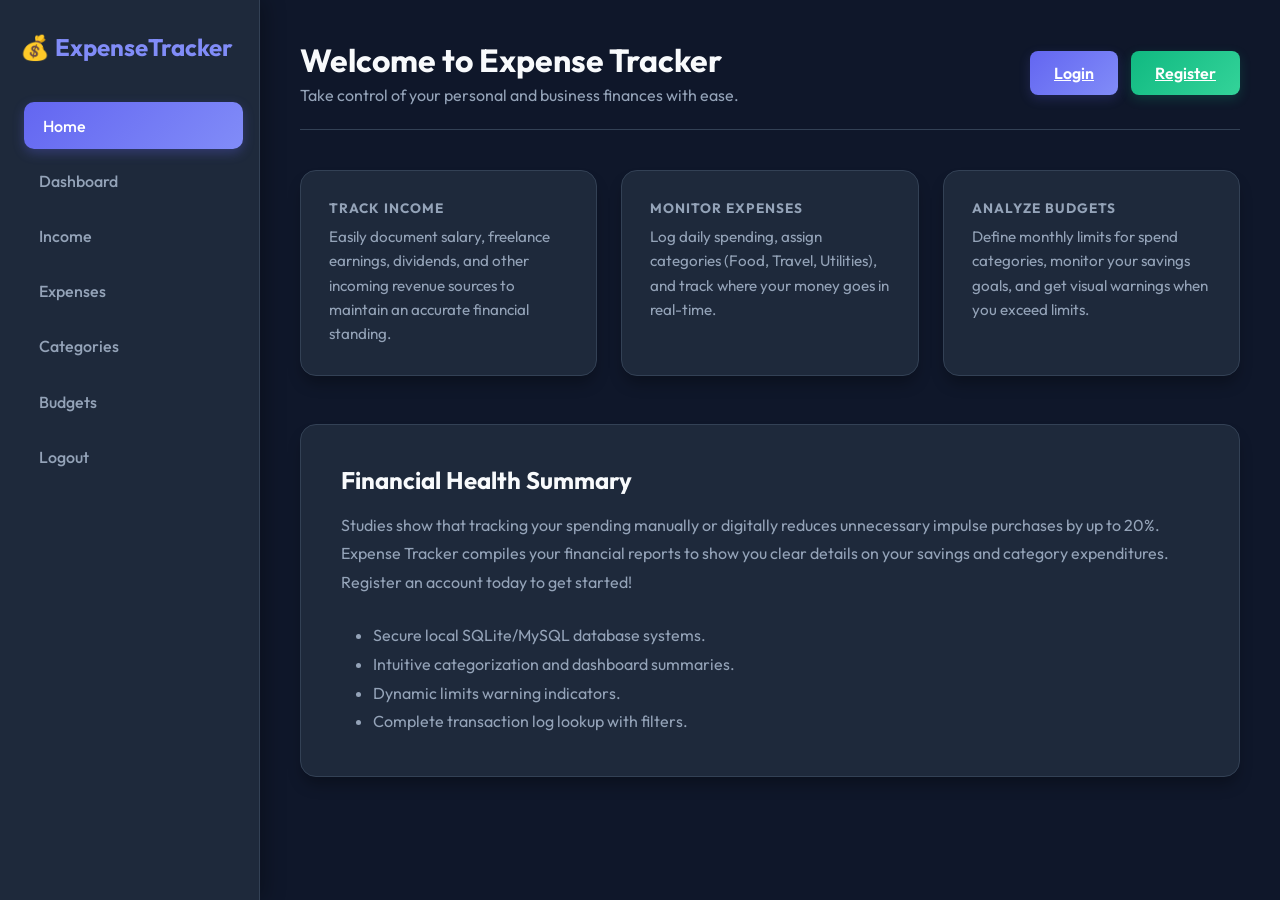
<file: Frontend/index.html>
<!DOCTYPE html>
<html lang="en">
<head>
    <meta charset="UTF-8">
    <meta name="viewport" content="width=device-width, initial-scale=1.0">
    <title>Expense Tracker - Home</title>
    <link rel="stylesheet" href="style.css">
</head>
<body>
    <div class="sidebar">
        <h2>💰 ExpenseTracker</h2>
        <a href="index.html" class="active">Home</a>
        <a href="dashboard.html">Dashboard</a>
        <a href="income.html">Income</a>
        <a href="expenses.html">Expenses</a>
        <a href="categories.html">Categories</a>
        <a href="budget.html">Budgets</a>
        <a href="#" onclick="logout()">Logout</a>
    </div>

    <div class="main-content">
        <div class="header">
            <div>
                <h1>Welcome to Expense Tracker</h1>
                <p style="color: var(--text-muted); margin-top: 5px;">Take control of your personal and business finances with ease.</p>
            </div>
            <div>
                <a href="login.html" class="btn">Login</a>
                <a href="register.html" class="btn btn-success" style="margin-left: 10px;">Register</a>
            </div>
        </div>

        <div class="dashboard-cards" style="margin-bottom: 3rem;">
            <div class="card">
                <h3>Track Income</h3>
                <p style="color: var(--text-muted); font-size: 0.95rem; line-height: 1.6;">Easily document salary, freelance earnings, dividends, and other incoming revenue sources to maintain an accurate financial standing.</p>
            </div>
            <div class="card">
                <h3>Monitor Expenses</h3>
                <p style="color: var(--text-muted); font-size: 0.95rem; line-height: 1.6;">Log daily spending, assign categories (Food, Travel, Utilities), and track where your money goes in real-time.</p>
            </div>
            <div class="card">
                <h3>Analyze Budgets</h3>
                <p style="color: var(--text-muted); font-size: 0.95rem; line-height: 1.6;">Define monthly limits for spend categories, monitor your savings goals, and get visual warnings when you exceed limits.</p>
            </div>
        </div>

        <div class="table-container" style="padding: 2.5rem; background: var(--surface);">
            <h2 style="margin-bottom: 1rem; font-weight: 700;">Financial Health Summary</h2>
            <p style="color: var(--text-muted); line-height: 1.8; margin-bottom: 1.5rem;">
                Studies show that tracking your spending manually or digitally reduces unnecessary impulse purchases by up to 20%. Expense Tracker compiles your financial reports to show you clear details on your savings and category expenditures. Register an account today to get started!
            </p>
            <ul style="list-style-type: disc; margin-left: 2rem; color: var(--text-muted); line-height: 1.8;">
                <li>Secure local SQLite/MySQL database systems.</li>
                <li>Intuitive categorization and dashboard summaries.</li>
                <li>Dynamic limits warning indicators.</li>
                <li>Complete transaction log lookup with filters.</li>
            </ul>
        </div>
    </div>
    <script src="script.js"></script>
</body>
</html>
</file>
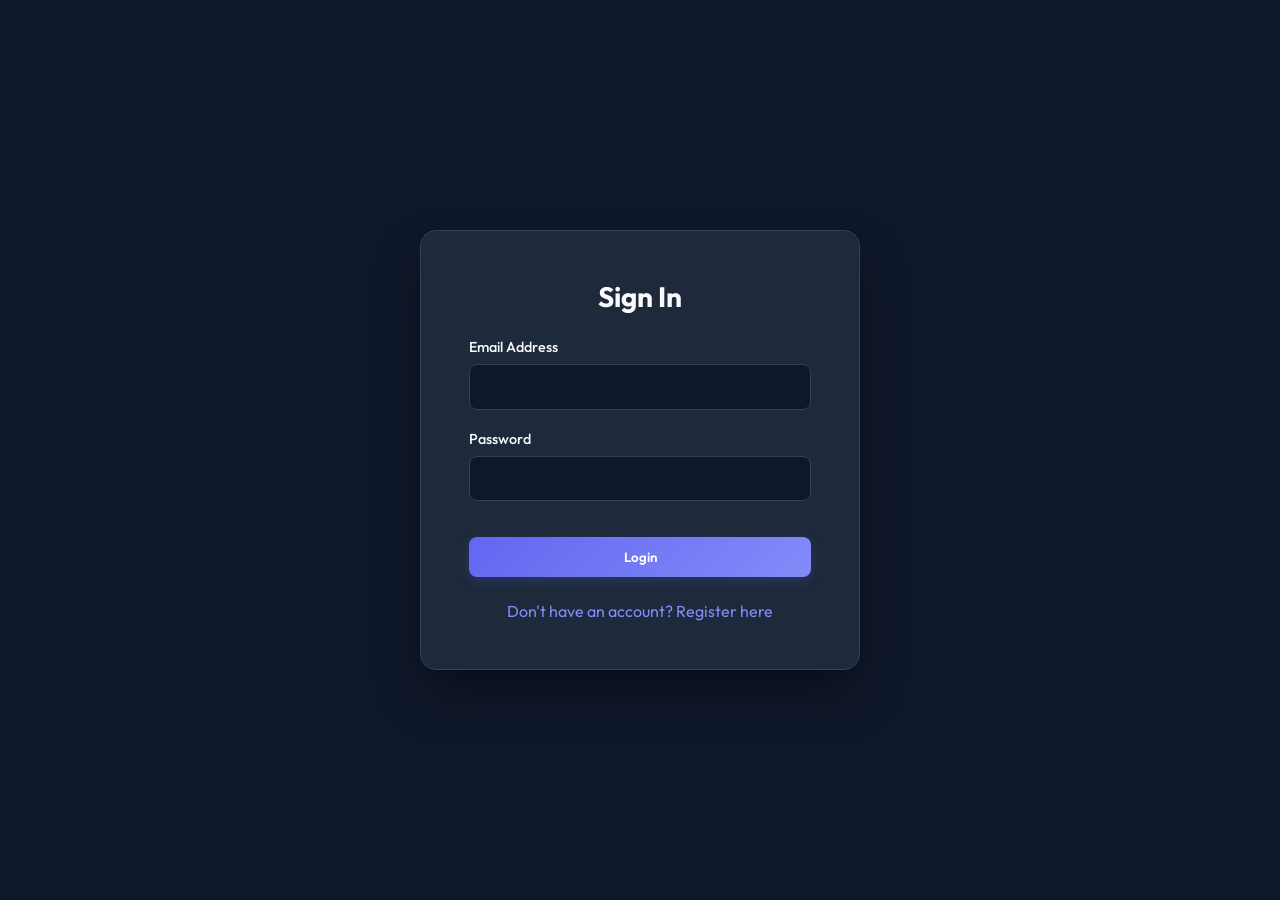
<file: Frontend/budget.html>
<!DOCTYPE html>
<html lang="en">
<head>
    <meta charset="UTF-8">
    <meta name="viewport" content="width=device-width, initial-scale=1.0">
    <title>Budgets - Expense Tracker</title>
    <link rel="stylesheet" href="style.css">
</head>
<body>
    <div class="sidebar">
        <h2>💰 ExpenseTracker</h2>
        <a href="index.html">Home</a>
        <a href="dashboard.html">Dashboard</a>
        <a href="income.html">Income</a>
        <a href="expenses.html">Expenses</a>
        <a href="categories.html">Categories</a>
        <a href="budget.html" class="active">Budgets</a>
        <a href="#" onclick="logout()">Logout</a>
    </div>

    <div class="main-content">
        <div class="header">
            <div>
                <h1>Budget Planner</h1>
                <p style="color: var(--text-muted); margin-top: 5px;">Manage monthly target limits, savings, and status warnings.</p>
            </div>
            <button class="btn btn-success" onclick="openModal('budgetModal')">+ Add Budget Plan</button>
        </div>

        <div class="table-container">
            <table>
                <thead>
                    <tr>
                        <th>ID</th>
                        <th>Month</th>
                        <th>Total Income</th>
                        <th>Total Expense</th>
                        <th>Savings</th>
                        <th>Status</th>
                        <th>Actions</th>
                    </tr>
                </thead>
                <tbody id="table-body"></tbody>
            </table>
        </div>
    </div>

    <!-- Modal -->
    <div class="modal" id="budgetModal">
        <div class="modal-content">
            <div class="modal-header">
                <h2>Add Budget Plan</h2>
                <button class="close-btn">&times;</button>
            </div>
            <form id="budgetForm">
                <input type="hidden" name="user_name" id="form-user-name">
                <div class="form-group">
                    <label>Month & Year</label>
                    <input type="text" name="month" required placeholder="July 2026, August 2026...">
                </div>
                <div class="form-group" style="display: flex; gap: 1rem;">
                    <div style="flex:1">
                        <label>Total Income ($)</label>
                        <input type="number" step="0.01" name="total_income" id="total_income" required oninput="calcStatus()">
                    </div>
                    <div style="flex:1">
                        <label>Total Expense ($)</label>
                        <input type="number" step="0.01" name="total_expense" id="total_expense" required oninput="calcStatus()">
                    </div>
                </div>
                <div class="form-group" style="display: flex; gap: 1rem;">
                    <div style="flex:1">
                        <label>Savings ($)</label>
                        <input type="number" step="0.01" name="savings" id="savings" readonly>
                    </div>
                    <div style="flex:1">
                        <label>Budget Status</label>
                        <input type="text" name="budget_status" id="budget_status" readonly>
                    </div>
                </div>
                <div class="form-actions">
                    <button type="button" class="btn btn-danger" onclick="closeModal('budgetModal')">Cancel</button>
                    <button type="submit" class="btn btn-success">Save Plan</button>
                </div>
            </form>
        </div>
    </div>

    <script src="script.js"></script>
    <script>
        const userName = sessionStorage.getItem('user_name');
        document.getElementById('form-user-name').value = userName;

        function calcStatus() {
            const inc = parseFloat(document.getElementById('total_income').value) || 0;
            const exp = parseFloat(document.getElementById('total_expense').value) || 0;
            const sav = inc - exp;
            
            document.getElementById('savings').value = sav.toFixed(2);
            document.getElementById('budget_status').value = exp > inc ? 'Over Budget' : 'Under Budget';
        }

        async function loadData() {
            const data = await fetchData('/budgets/');
            const userData = data.filter(item => item.user_name === userName);
            const tbody = document.getElementById('table-body');
            tbody.innerHTML = '';
            userData.forEach(item => {
                const statusColor = item.budget_status === 'Under Budget' ? '#10b981' : '#ef4444';
                tbody.innerHTML += `
                    <tr>
                        <td>${item.budget_id}</td>
                        <td>${item.month}</td>
                        <td class="income-val">$${parseFloat(item.total_income).toFixed(2)}</td>
                        <td class="expense-val">$${parseFloat(item.total_expense).toFixed(2)}</td>
                        <td style="font-weight:600; color: var(--primary-light)">$${parseFloat(item.savings).toFixed(2)}</td>
                        <td><span style="color:white; background:${statusColor}; padding:4px 8px; border-radius:6px; font-size:0.85rem">${item.budget_status}</span></td>
                        <td>
                            <button class="btn btn-danger btn-small" style="padding: 0.4rem 0.8rem; font-size: 0.8rem;" onclick="deleteData(${item.budget_id})">Delete</button>
                        </td>
                    </tr>
                `;
            });
        }

        document.getElementById('budgetForm').addEventListener('submit', async (e) => {
            e.preventDefault();
            const formData = new FormData(e.target);
            const data = Object.fromEntries(formData.entries());
            
            await postData('/budgets/add/', data);
            closeModal('budgetModal');
            e.target.reset();
            document.getElementById('form-user-name').value = userName;
            loadData();
        });

        async function deleteData(id) {
            if (confirm('Are you sure you want to delete this budget plan?')) {
                await postData(`/budgets/delete/${id}/`, {}, 'DELETE');
                loadData();
            }
        }

        loadData();
    </script>
</body>
</html>
</file>
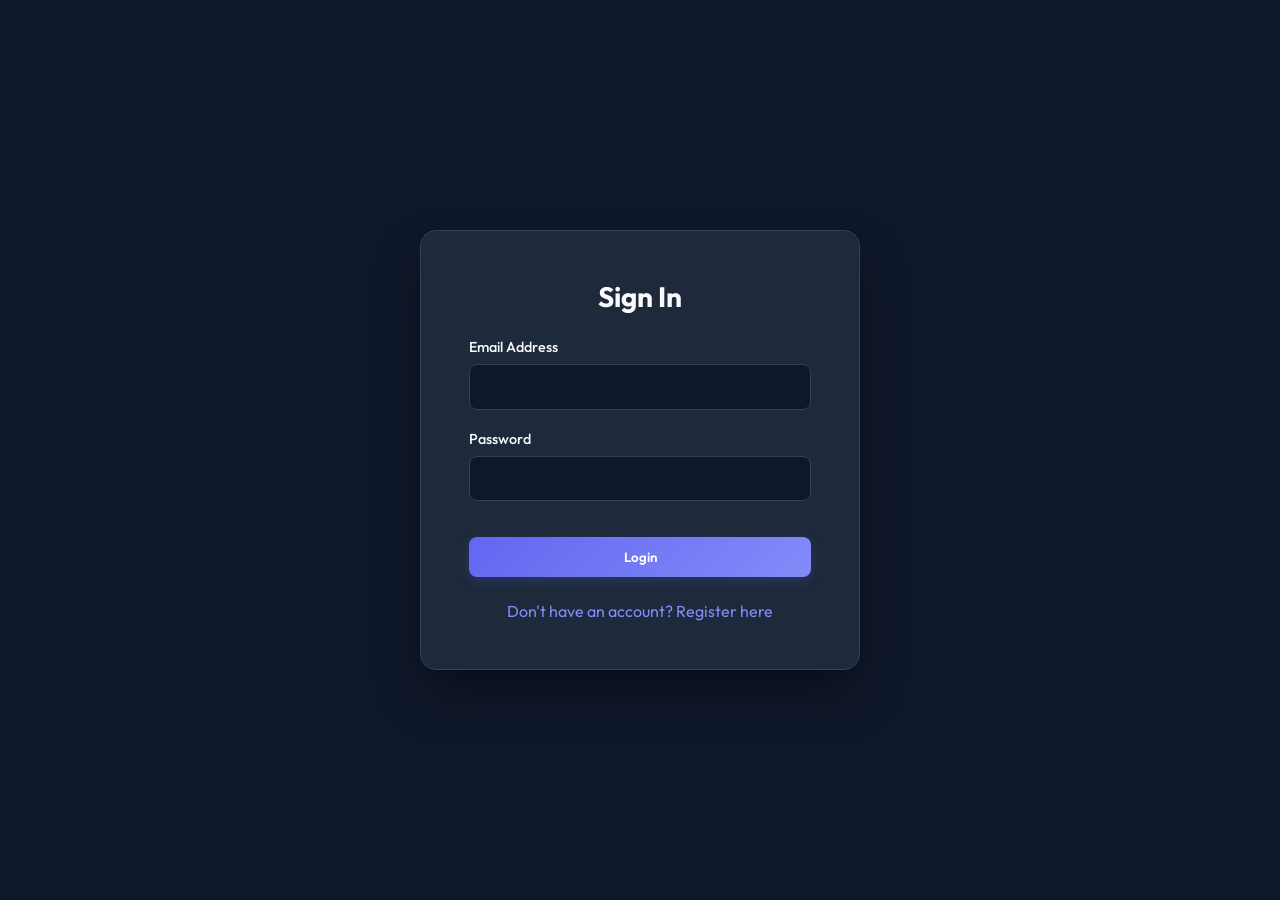
<file: Frontend/categories.html>
<!DOCTYPE html>
<html lang="en">
<head>
    <meta charset="UTF-8">
    <meta name="viewport" content="width=device-width, initial-scale=1.0">
    <title>Categories - Expense Tracker</title>
    <link rel="stylesheet" href="style.css">
</head>
<body>
    <div class="sidebar">
        <h2>💰 ExpenseTracker</h2>
        <a href="index.html">Home</a>
        <a href="dashboard.html">Dashboard</a>
        <a href="income.html">Income</a>
        <a href="expenses.html">Expenses</a>
        <a href="categories.html" class="active">Categories</a>
        <a href="budget.html">Budgets</a>
        <a href="#" onclick="logout()">Logout</a>
    </div>

    <div class="main-content">
        <div class="header">
            <div>
                <h1>Category Settings</h1>
                <p style="color: var(--text-muted); margin-top: 5px;">Define spending categories and monthly limits.</p>
            </div>
            <button class="btn btn-success" onclick="openModal('categoryModal')">+ Add Category</button>
        </div>

        <div class="table-container">
            <table>
                <thead>
                    <tr>
                        <th>ID</th>
                        <th>Category Name</th>
                        <th>Monthly Limit</th>
                        <th>Description</th>
                        <th>Actions</th>
                    </tr>
                </thead>
                <tbody id="table-body"></tbody>
            </table>
        </div>
    </div>

    <!-- Modal -->
    <div class="modal" id="categoryModal">
        <div class="modal-content">
            <div class="modal-header">
                <h2>Add Category</h2>
                <button class="close-btn">&times;</button>
            </div>
            <form id="categoryForm">
                <div class="form-group">
                    <label>Category Name</label>
                    <input type="text" name="category_name" required placeholder="Food, Rent, Shopping...">
                </div>
                <div class="form-group">
                    <label>Monthly Limit ($)</label>
                    <input type="number" step="0.01" name="monthly_limit" required>
                </div>
                <div class="form-group">
                    <label>Description</label>
                    <textarea name="description" rows="3"></textarea>
                </div>
                <div class="form-actions">
                    <button type="button" class="btn btn-danger" onclick="closeModal('categoryModal')">Cancel</button>
                    <button type="submit" class="btn btn-success">Save</button>
                </div>
            </form>
        </div>
    </div>

    <script src="script.js"></script>
    <script>
        async function loadData() {
            const data = await fetchData('/categories/');
            const tbody = document.getElementById('table-body');
            tbody.innerHTML = '';
            data.forEach(item => {
                tbody.innerHTML += `
                    <tr>
                        <td>${item.category_id}</td>
                        <td><span style="font-weight:600; color:var(--primary-light)">${item.category_name}</span></td>
                        <td>$${parseFloat(item.monthly_limit).toFixed(2)}</td>
                        <td>${item.description || '-'}</td>
                        <td>
                            <button class="btn btn-danger btn-small" style="padding: 0.4rem 0.8rem; font-size: 0.8rem;" onclick="deleteData(${item.category_id})">Delete</button>
                        </td>
                    </tr>
                `;
            });
        }

        document.getElementById('categoryForm').addEventListener('submit', async (e) => {
            e.preventDefault();
            const formData = new FormData(e.target);
            const data = Object.fromEntries(formData.entries());
            
            await postData('/categories/add/', data);
            closeModal('categoryModal');
            e.target.reset();
            loadData();
        });

        async function deleteData(id) {
            if (confirm('Are you sure you want to delete this category?')) {
                await postData(`/categories/delete/${id}/`, {}, 'DELETE');
                loadData();
            }
        }

        loadData();
    </script>
</body>
</html>
</file>
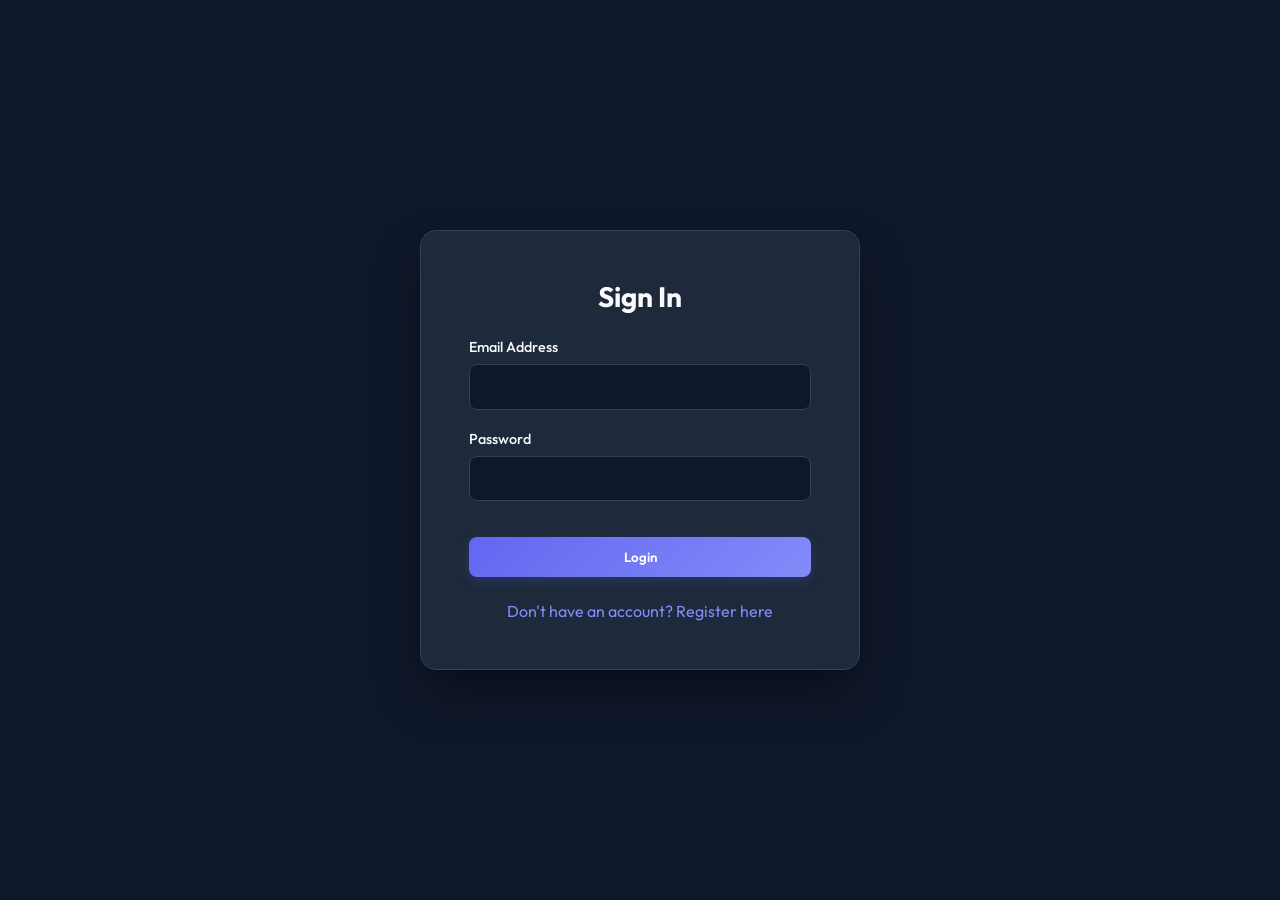
<file: Frontend/dashboard.html>
<!DOCTYPE html>
<html lang="en">
<head>
    <meta charset="UTF-8">
    <meta name="viewport" content="width=device-width, initial-scale=1.0">
    <title>Dashboard - Expense Tracker</title>
    <link rel="stylesheet" href="style.css">
</head>
<body>
    <div class="sidebar">
        <h2>💰 ExpenseTracker</h2>
        <a href="index.html">Home</a>
        <a href="dashboard.html" class="active">Dashboard</a>
        <a href="income.html">Income</a>
        <a href="expenses.html">Expenses</a>
        <a href="categories.html">Categories</a>
        <a href="budget.html">Budgets</a>
        <a href="#" onclick="logout()">Logout</a>
    </div>

    <div class="main-content">
        <div class="header">
            <div>
                <h1>Dashboard Analytics</h1>
                <p style="color: var(--text-muted); margin-top: 5px;">Real-time statistics of your financial activity.</p>
            </div>
            <div>
                <span id="user-display" style="font-weight: 600; color: var(--primary-light);"></span>
            </div>
        </div>

        <div class="dashboard-cards">
            <div class="card">
                <h3>Total Income</h3>
                <div class="value income-val" id="total-income">$0.00</div>
            </div>
            <div class="card">
                <h3>Total Expenses</h3>
                <div class="value expense-val" id="total-expenses">$0.00</div>
            </div>
            <div class="card">
                <h3>Total Savings</h3>
                <div class="value" id="total-savings" style="color: var(--primary-light);">$0.00</div>
            </div>
        </div>

        <h2 style="margin-bottom: 1rem; font-weight: 700;">Recent Transactions</h2>
        <div class="table-container">
            <table>
                <thead>
                    <tr>
                        <th>Date</th>
                        <th>Type</th>
                        <th>Category / Source</th>
                        <th>Amount</th>
                        <th>Description</th>
                    </tr>
                </thead>
                <tbody id="transaction-tbody"></tbody>
            </table>
        </div>
    </div>

    <script src="script.js"></script>
    <script>
        document.getElementById('user-display').textContent = `User: ${sessionStorage.getItem('user_name')}`;

        async function loadDashboard() {
            const userName = sessionStorage.getItem('user_name');
            
            // Get Incomes
            const incomes = await fetchData('/income/');
            const userIncomes = incomes.filter(i => i.user_name === userName);
            const totalInc = userIncomes.reduce((sum, item) => sum + parseFloat(item.amount), 0);
            document.getElementById('total-income').textContent = `$${totalInc.toFixed(2)}`;

            // Get Expenses
            const expenses = await fetchData('/expenses/');
            const userExpenses = expenses.filter(e => e.user_name === userName);
            const totalExp = userExpenses.reduce((sum, item) => sum + parseFloat(item.amount), 0);
            document.getElementById('total-expenses').textContent = `$${totalExp.toFixed(2)}`;

            // Calc Savings
            const savings = totalInc - totalExp;
            document.getElementById('total-savings').textContent = `$${savings.toFixed(2)}`;

            // Populate Recent Transactions (merged & sorted by date)
            const list = [];
            userIncomes.forEach(i => {
                list.push({ date: i.received_date, type: 'Income', ref: i.source, amount: `+$${parseFloat(i.amount).toFixed(2)}`, class: 'income-val', desc: i.description });
            });
            userExpenses.forEach(e => {
                list.push({ date: e.expense_date, type: 'Expense', ref: e.category, amount: `-$${parseFloat(e.amount).toFixed(2)}`, class: 'expense-val', desc: e.description });
            });

            // Sort by date descending
            list.sort((a, b) => new Date(b.date) - new Date(a.date));

            const tbody = document.getElementById('transaction-tbody');
            tbody.innerHTML = '';
            list.slice(0, 10).forEach(item => {
                tbody.innerHTML += `
                    <tr>
                        <td>${item.date}</td>
                        <td>${item.type}</td>
                        <td>${item.ref}</td>
                        <td class="${item.class}" style="font-weight:600">${item.amount}</td>
                        <td>${item.desc || '-'}</td>
                    </tr>
                `;
            });
        }
        loadDashboard();
    </script>
</body>
</html>
</file>
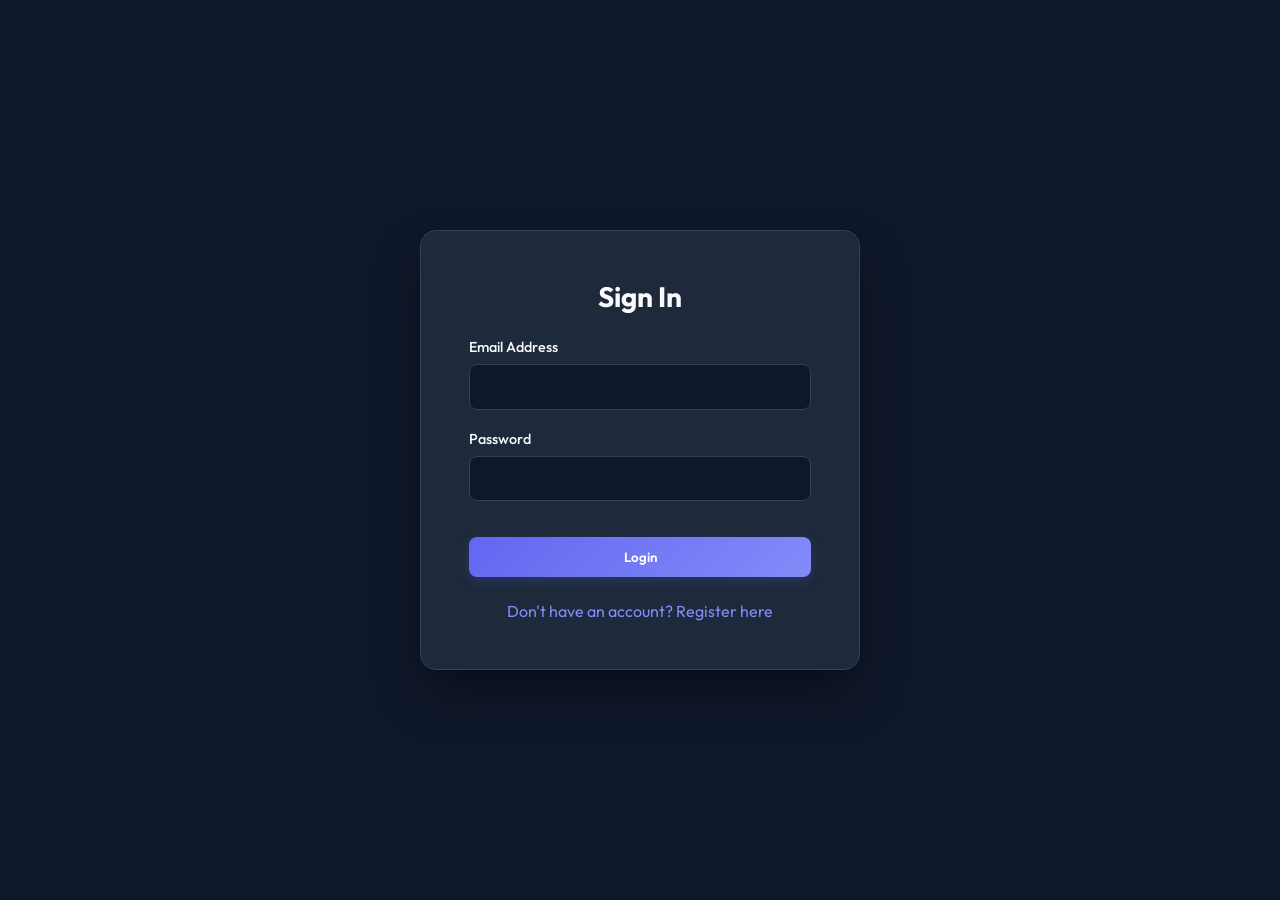
<file: Frontend/expenses.html>
<!DOCTYPE html>
<html lang="en">
<head>
    <meta charset="UTF-8">
    <meta name="viewport" content="width=device-width, initial-scale=1.0">
    <title>Expenses - Expense Tracker</title>
    <link rel="stylesheet" href="style.css">
</head>
<body>
    <div class="sidebar">
        <h2>💰 ExpenseTracker</h2>
        <a href="index.html">Home</a>
        <a href="dashboard.html">Dashboard</a>
        <a href="income.html">Income</a>
        <a href="expenses.html" class="active">Expenses</a>
        <a href="categories.html">Categories</a>
        <a href="budget.html">Budgets</a>
        <a href="#" onclick="logout()">Logout</a>
    </div>

    <div class="main-content">
        <div class="header">
            <div>
                <h1>Expense Management</h1>
                <p style="color: var(--text-muted); margin-top: 5px;">Monitor expenses and filter by spending categories.</p>
            </div>
            <div style="display: flex; gap: 1rem; align-items: center;">
                <select id="category-filter" style="padding: 0.6rem; border-radius: 8px; background: var(--surface); color: white; border: 1px solid var(--border);" onchange="loadData()">
                    <option value="">All Categories</option>
                </select>
                <button class="btn btn-success" onclick="openModal('expenseModal')">+ Add Expense</button>
            </div>
        </div>

        <div class="table-container">
            <table>
                <thead>
                    <tr>
                        <th>ID</th>
                        <th>Category</th>
                        <th>Amount</th>
                        <th>Expense Date</th>
                        <th>Payment Method</th>
                        <th>Description</th>
                        <th>Actions</th>
                    </tr>
                </thead>
                <tbody id="table-body"></tbody>
            </table>
        </div>
    </div>

    <!-- Modal -->
    <div class="modal" id="expenseModal">
        <div class="modal-content">
            <div class="modal-header">
                <h2>Record Expense</h2>
                <button class="close-btn">&times;</button>
            </div>
            <form id="expenseForm">
                <input type="hidden" name="user_name" id="form-user-name">
                <div class="form-group">
                    <label>Category</label>
                    <select name="category" id="form-category-select" required></select>
                </div>
                <div class="form-group">
                    <label>Amount ($)</label>
                    <input type="number" step="0.01" name="amount" required>
                </div>
                <div class="form-group">
                    <label>Expense Date</label>
                    <input type="date" name="expense_date" required>
                </div>
                <div class="form-group">
                    <label>Payment Method</label>
                    <select name="payment_method">
                        <option>Cash</option>
                        <option>UPI</option>
                        <option>Debit Card</option>
                        <option>Credit Card</option>
                        <option>Net Banking</option>
                    </select>
                </div>
                <div class="form-group">
                    <label>Description</label>
                    <textarea name="description" rows="3"></textarea>
                </div>
                <div class="form-actions">
                    <button type="button" class="btn btn-danger" onclick="closeModal('expenseModal')">Cancel</button>
                    <button type="submit" class="btn btn-success">Save</button>
                </div>
            </form>
        </div>
    </div>

    <script src="script.js"></script>
    <script>
        const userName = sessionStorage.getItem('user_name');
        document.getElementById('form-user-name').value = userName;

        async function populateCategories() {
            const categories = await fetchData('/categories/');
            const filterSelect = document.getElementById('category-filter');
            const formSelect = document.getElementById('form-category-select');
            
            // Clear existing options
            filterSelect.innerHTML = '<option value="">All Categories</option>';
            formSelect.innerHTML = '';

            categories.forEach(c => {
                const opt = document.createElement('option');
                opt.value = c.category_name;
                opt.textContent = c.category_name;
                
                filterSelect.appendChild(opt.cloneNode(true));
                formSelect.appendChild(opt);
            });
        }

        async function loadData() {
            const data = await fetchData('/expenses/');
            const filterVal = document.getElementById('category-filter').value;
            
            let userData = data.filter(item => item.user_name === userName);
            if (filterVal) {
                userData = userData.filter(item => item.category === filterVal);
            }

            const tbody = document.getElementById('table-body');
            tbody.innerHTML = '';
            userData.forEach(item => {
                tbody.innerHTML += `
                    <tr>
                        <td>${item.expense_id}</td>
                        <td><span style="background:#475569; padding:4px 8px; border-radius:6px; font-size:0.85rem">${item.category}</span></td>
                        <td class="expense-val" style="font-weight:600">$${parseFloat(item.amount).toFixed(2)}</td>
                        <td>${item.expense_date}</td>
                        <td>${item.payment_method}</td>
                        <td>${item.description || '-'}</td>
                        <td>
                            <button class="btn btn-danger btn-small" style="padding: 0.4rem 0.8rem; font-size: 0.8rem;" onclick="deleteData(${item.expense_id})">Delete</button>
                        </td>
                    </tr>
                `;
            });
        }

        document.getElementById('expenseForm').addEventListener('submit', async (e) => {
            e.preventDefault();
            const formData = new FormData(e.target);
            const data = Object.fromEntries(formData.entries());
            
            await postData('/expenses/add/', data);
            closeModal('expenseModal');
            e.target.reset();
            document.getElementById('form-user-name').value = userName;
            loadData();
        });

        async function deleteData(id) {
            if (confirm('Are you sure you want to delete this expense record?')) {
                await postData(`/expenses/delete/${id}/`, {}, 'DELETE');
                loadData();
            }
        }

        async function init() {
            await populateCategories();
            await loadData();
        }
        init();
    </script>
</body>
</html>
</file>
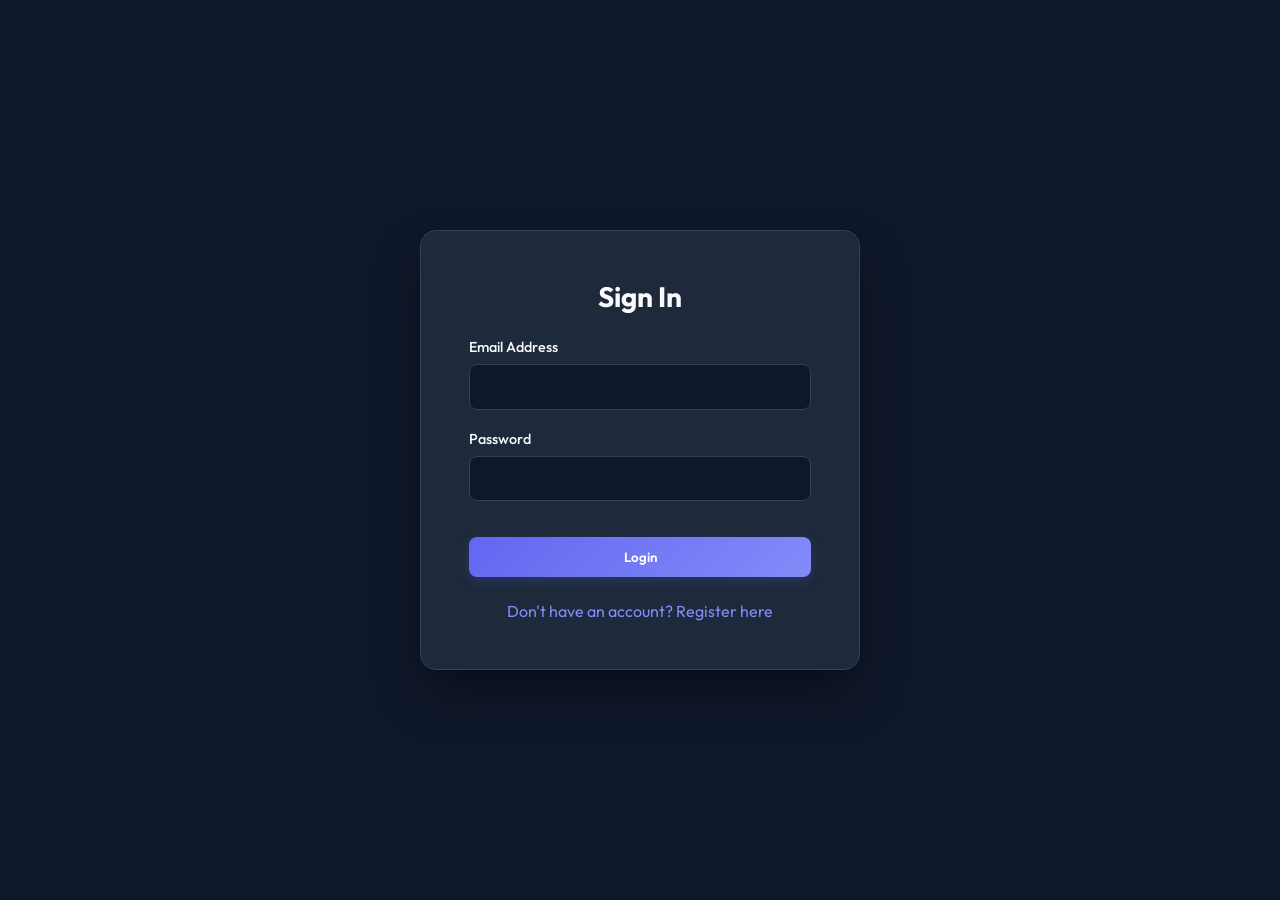
<file: Frontend/income.html>
<!DOCTYPE html>
<html lang="en">
<head>
    <meta charset="UTF-8">
    <meta name="viewport" content="width=device-width, initial-scale=1.0">
    <title>Income - Expense Tracker</title>
    <link rel="stylesheet" href="style.css">
</head>
<body>
    <div class="sidebar">
        <h2>💰 ExpenseTracker</h2>
        <a href="index.html">Home</a>
        <a href="dashboard.html">Dashboard</a>
        <a href="income.html" class="active">Income</a>
        <a href="expenses.html">Expenses</a>
        <a href="categories.html">Categories</a>
        <a href="budget.html">Budgets</a>
        <a href="#" onclick="logout()">Logout</a>
    </div>

    <div class="main-content">
        <div class="header">
            <div>
                <h1>Income Management</h1>
                <p style="color: var(--text-muted); margin-top: 5px;">Record and view your incoming revenue streams.</p>
            </div>
            <button class="btn btn-success" onclick="openModal('incomeModal')">+ Add Income</button>
        </div>

        <div class="table-container">
            <table>
                <thead>
                    <tr>
                        <th>ID</th>
                        <th>Source</th>
                        <th>Amount</th>
                        <th>Received Date</th>
                        <th>Description</th>
                        <th>Actions</th>
                    </tr>
                </thead>
                <tbody id="table-body"></tbody>
            </table>
        </div>
    </div>

    <!-- Modal -->
    <div class="modal" id="incomeModal">
        <div class="modal-content">
            <div class="modal-header">
                <h2>Record Income</h2>
                <button class="close-btn">&times;</button>
            </div>
            <form id="incomeForm">
                <input type="hidden" name="user_name" id="form-user-name">
                <div class="form-group">
                    <label>Source</label>
                    <input type="text" name="source" required placeholder="Salary, Freelance, Invest...">
                </div>
                <div class="form-group">
                    <label>Amount ($)</label>
                    <input type="number" step="0.01" name="amount" required>
                </div>
                <div class="form-group">
                    <label>Received Date</label>
                    <input type="date" name="received_date" required>
                </div>
                <div class="form-group">
                    <label>Description</label>
                    <textarea name="description" rows="3"></textarea>
                </div>
                <div class="form-actions">
                    <button type="button" class="btn btn-danger" onclick="closeModal('incomeModal')">Cancel</button>
                    <button type="submit" class="btn btn-success">Save</button>
                </div>
            </form>
        </div>
    </div>

    <script src="script.js"></script>
    <script>
        const userName = sessionStorage.getItem('user_name');
        document.getElementById('form-user-name').value = userName;

        async function loadData() {
            const data = await fetchData('/income/');
            const userData = data.filter(item => item.user_name === userName);
            const tbody = document.getElementById('table-body');
            tbody.innerHTML = '';
            userData.forEach(item => {
                tbody.innerHTML += `
                    <tr>
                        <td>${item.income_id}</td>
                        <td>${item.source}</td>
                        <td class="income-val" style="font-weight:600">$${parseFloat(item.amount).toFixed(2)}</td>
                        <td>${item.received_date}</td>
                        <td>${item.description || '-'}</td>
                        <td>
                            <button class="btn btn-danger btn-small" style="padding: 0.4rem 0.8rem; font-size: 0.8rem;" onclick="deleteData(${item.income_id})">Delete</button>
                        </td>
                    </tr>
                `;
            });
        }

        document.getElementById('incomeForm').addEventListener('submit', async (e) => {
            e.preventDefault();
            const formData = new FormData(e.target);
            const data = Object.fromEntries(formData.entries());
            
            await postData('/income/add/', data);
            closeModal('incomeModal');
            e.target.reset();
            document.getElementById('form-user-name').value = userName;
            loadData();
        });

        async function deleteData(id) {
            if (confirm('Are you sure you want to delete this income record?')) {
                await postData(`/income/delete/${id}/`, {}, 'DELETE');
                loadData();
            }
        }

        loadData();
    </script>
</body>
</html>
</file>
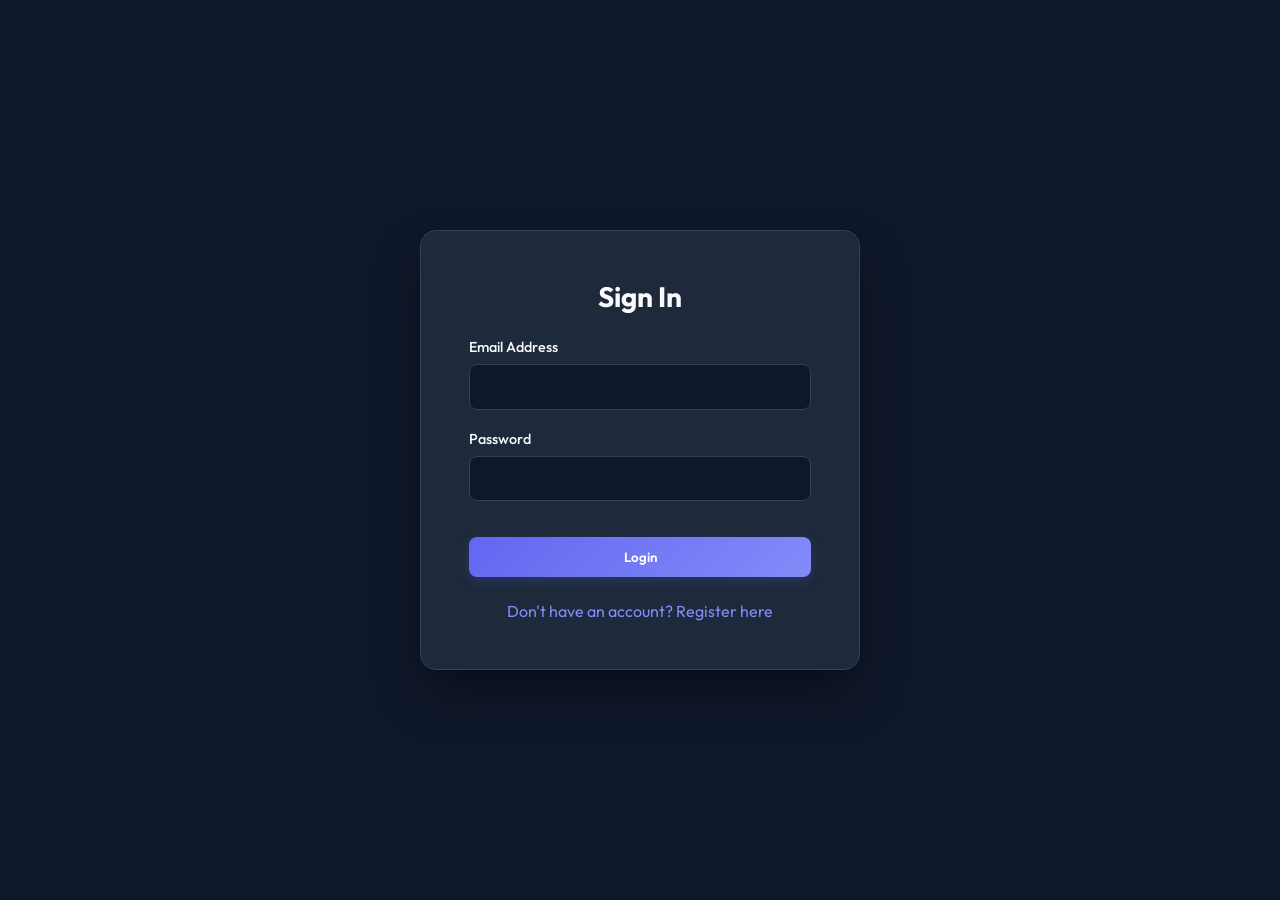
<file: Frontend/login.html>
<!DOCTYPE html>
<html lang="en">
<head>
    <meta charset="UTF-8">
    <meta name="viewport" content="width=device-width, initial-scale=1.0">
    <title>Login - Expense Tracker</title>
    <link rel="stylesheet" href="style.css">
</head>
<body>
    <div class="auth-container">
        <div class="auth-card">
            <h2>Sign In</h2>
            <form id="loginForm">
                <div class="form-group">
                    <label>Email Address</label>
                    <input type="email" id="email" required>
                </div>
                <div class="form-group">
                    <label>Password</label>
                    <input type="password" id="password" required>
                </div>
                <button type="submit" class="btn" style="width: 100%; margin-top: 1rem;">Login</button>
                <a href="register.html" class="auth-link">Don't have an account? Register here</a>
            </form>
        </div>
    </div>

    <script src="script.js"></script>
    <script>
        document.getElementById('loginForm').addEventListener('submit', async (e) => {
            e.preventDefault();
            const email = document.getElementById('email').value;
            const password = document.getElementById('password').value;
            
            const users = await fetchData('/users/');
            const user = users.find(u => u.email === email && u.password === password);
            
            if (user) {
                sessionStorage.setItem('user_name', user.full_name);
                window.location.href = 'dashboard.html';
            } else {
                alert('Invalid email or password!');
            }
        });
    </script>
</body>
</html>
</file>
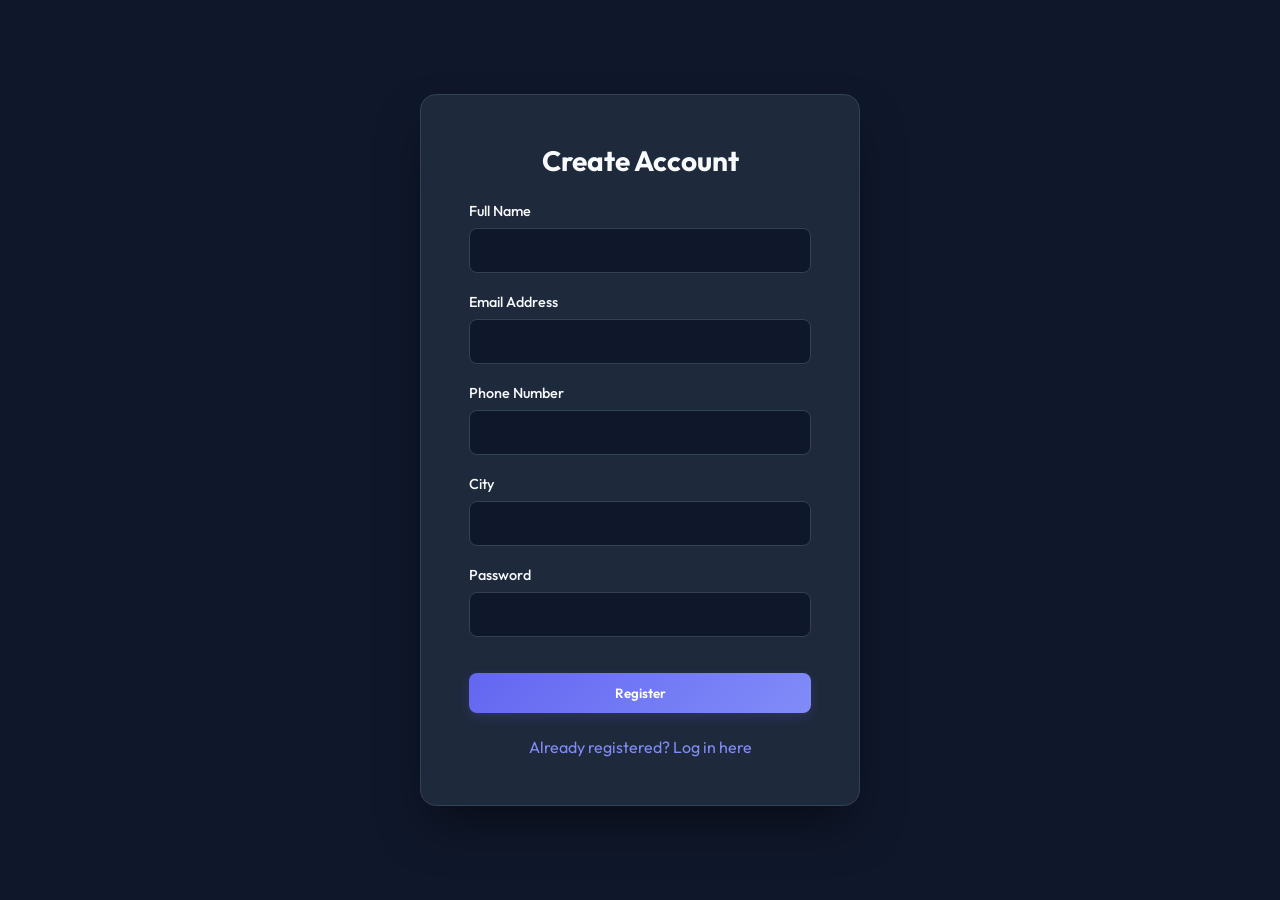
<file: Frontend/register.html>
<!DOCTYPE html>
<html lang="en">
<head>
    <meta charset="UTF-8">
    <meta name="viewport" content="width=device-width, initial-scale=1.0">
    <title>Register - Expense Tracker</title>
    <link rel="stylesheet" href="style.css">
</head>
<body>
    <div class="auth-container">
        <div class="auth-card">
            <h2>Create Account</h2>
            <form id="registerForm">
                <div class="form-group">
                    <label>Full Name</label>
                    <input type="text" name="full_name" required>
                </div>
                <div class="form-group">
                    <label>Email Address</label>
                    <input type="email" name="email" required>
                </div>
                <div class="form-group">
                    <label>Phone Number</label>
                    <input type="text" name="phone" required>
                </div>
                <div class="form-group">
                    <label>City</label>
                    <input type="text" name="city" required>
                </div>
                <div class="form-group">
                    <label>Password</label>
                    <input type="password" name="password" required>
                </div>
                <button type="submit" class="btn" style="width: 100%; margin-top: 1rem;">Register</button>
                <a href="login.html" class="auth-link">Already registered? Log in here</a>
            </form>
        </div>
    </div>

    <script src="script.js"></script>
    <script>
        document.getElementById('registerForm').addEventListener('submit', async (e) => {
            e.preventDefault();
            const formData = new FormData(e.target);
            const data = Object.fromEntries(formData.entries());
            
            const result = await postData('/users/add/', data);
            if (result.id) {
                alert('Registration successful! Please log in.');
                window.location.href = 'login.html';
            } else {
                alert('Failed to register. Please try again.');
            }
        });
    </script>
</body>
</html>
</file>
<file: Frontend/style.css>
@import url('https://fonts.googleapis.com/css2?family=Outfit:wght@300;400;500;600;700&display=swap');

:root {
    --primary: #6366f1;
    --primary-light: #818cf8;
    --secondary: #ec4899;
    --success: #10b981;
    --bg-color: #0f172a;
    --surface: #1e293b;
    --text-main: #f8fafc;
    --text-muted: #94a3b8;
    --border: #334155;
    --sidebar-width: 260px;
    --danger: #ef4444;
}

* {
    margin: 0;
    padding: 0;
    box-sizing: border-box;
    font-family: 'Outfit', sans-serif;
}

body {
    background-color: var(--bg-color);
    color: var(--text-main);
    display: flex;
    min-height: 100vh;
}

/* Sidebar Styling */
.sidebar {
    width: var(--sidebar-width);
    background: var(--surface);
    border-right: 1px solid var(--border);
    display: flex;
    flex-direction: column;
    padding: 2rem 1.25rem;
    position: fixed;
    height: 100vh;
    box-shadow: 4px 0 20px rgba(0,0,0,0.3);
}

.sidebar h2 {
    color: var(--primary-light);
    font-size: 1.5rem;
    margin-bottom: 2.5rem;
    display: flex;
    align-items: center;
    gap: 10px;
    font-weight: 700;
}

.sidebar a {
    text-decoration: none;
    color: var(--text-muted);
    padding: 0.85rem 1.2rem;
    margin-bottom: 0.5rem;
    border-radius: 10px;
    display: flex;
    align-items: center;
    gap: 12px;
    transition: all 0.3s ease;
    font-weight: 500;
}

.sidebar a:hover, .sidebar a.active {
    background: linear-gradient(135deg, var(--primary), var(--primary-light));
    color: white;
    transform: translateX(4px);
    box-shadow: 0 4px 12px rgba(99, 102, 241, 0.3);
}

/* Main Content Area */
.main-content {
    flex: 1;
    margin-left: var(--sidebar-width);
    padding: 2.5rem;
    width: calc(100% - var(--sidebar-width));
}

.header {
    display: flex;
    justify-content: space-between;
    align-items: center;
    margin-bottom: 2.5rem;
    border-bottom: 1px solid var(--border);
    padding-bottom: 1.5rem;
}

.header h1 {
    font-size: 2rem;
    font-weight: 700;
}

.btn {
    background: linear-gradient(135deg, var(--primary), var(--primary-light));
    color: white;
    border: none;
    padding: 0.75rem 1.5rem;
    border-radius: 8px;
    cursor: pointer;
    font-weight: 600;
    transition: all 0.25s ease;
    box-shadow: 0 4px 12px rgba(99, 102, 241, 0.2);
}

.btn:hover {
    transform: translateY(-2px);
    box-shadow: 0 6px 16px rgba(99, 102, 241, 0.4);
}

.btn-danger {
    background: linear-gradient(135deg, var(--danger), #f87171);
    box-shadow: 0 4px 12px rgba(239, 68, 68, 0.2);
}
.btn-danger:hover {
    box-shadow: 0 6px 16px rgba(239, 68, 68, 0.4);
}

.btn-success {
    background: linear-gradient(135deg, var(--success), #34d399);
    box-shadow: 0 4px 12px rgba(16, 185, 129, 0.2);
}
.btn-success:hover {
    box-shadow: 0 6px 16px rgba(16, 185, 129, 0.4);
}

/* Analytics Cards */
.dashboard-cards {
    display: grid;
    grid-template-columns: repeat(auto-fit, minmax(220px, 1fr));
    gap: 1.5rem;
    margin-bottom: 2.5rem;
}

.card {
    background: var(--surface);
    padding: 1.75rem;
    border-radius: 16px;
    border: 1px solid var(--border);
    box-shadow: 0 10px 15px -3px rgba(0, 0, 0, 0.3);
    transition: all 0.3s cubic-bezier(0.4, 0, 0.2, 1);
}

.card:hover {
    transform: translateY(-5px);
    box-shadow: 0 20px 25px -5px rgba(0, 0, 0, 0.4);
    border-color: var(--primary-light);
}

.card h3 {
    color: var(--text-muted);
    font-size: 0.85rem;
    text-transform: uppercase;
    letter-spacing: 1px;
    margin-bottom: 0.5rem;
}

.card .value {
    font-size: 2.25rem;
    font-weight: 700;
    background: linear-gradient(135deg, #fff, var(--text-muted));
    -webkit-background-clip: text;
    -webkit-text-fill-color: transparent;
}

.card .value.income-val {
    background: linear-gradient(135deg, #34d399, var(--success));
    -webkit-background-clip: text;
    -webkit-text-fill-color: transparent;
}

.card .value.expense-val {
    background: linear-gradient(135deg, #f87171, var(--danger));
    -webkit-background-clip: text;
    -webkit-text-fill-color: transparent;
}

/* Modern Data Table */
.table-container {
    background: var(--surface);
    border-radius: 16px;
    border: 1px solid var(--border);
    overflow: hidden;
    box-shadow: 0 10px 15px -3px rgba(0, 0, 0, 0.3);
}

table {
    width: 100%;
    border-collapse: collapse;
}

th, td {
    padding: 1.2rem;
    text-align: left;
    border-bottom: 1px solid var(--border);
}

th {
    background: #131d31;
    font-weight: 600;
    color: var(--text-muted);
    text-transform: uppercase;
    font-size: 0.8rem;
    letter-spacing: 1px;
}

tr:hover td {
    background: #243049;
}

/* Modal Styling */
.modal {
    display: none;
    position: fixed;
    top: 0; left: 0; width: 100%; height: 100%;
    background: rgba(15, 23, 42, 0.8);
    backdrop-filter: blur(8px);
    z-index: 1000;
    justify-content: center;
    align-items: center;
}

.modal.active {
    display: flex;
}

.modal-content {
    background: var(--surface);
    padding: 2.5rem;
    border-radius: 16px;
    width: 90%;
    max-width: 520px;
    border: 1px solid var(--border);
    box-shadow: 0 25px 50px -12px rgba(0, 0, 0, 0.5);
    animation: zoomIn 0.3s cubic-bezier(0.34, 1.56, 0.64, 1);
}

@keyframes zoomIn {
    from { opacity: 0; transform: scale(0.95); }
    to { opacity: 1; transform: scale(1); }
}

.modal-header {
    display: flex;
    justify-content: space-between;
    align-items: center;
    margin-bottom: 2rem;
}

.close-btn {
    background: none;
    border: none;
    font-size: 1.75rem;
    cursor: pointer;
    color: var(--text-muted);
    transition: color 0.2s;
}

.close-btn:hover {
    color: white;
}

.form-group {
    margin-bottom: 1.25rem;
}

.form-group label {
    display: block;
    margin-bottom: 0.5rem;
    font-weight: 500;
    color: var(--text-main);
    font-size: 0.9rem;
}

.form-group input, .form-group select, .form-group textarea {
    width: 100%;
    padding: 0.85rem;
    background: #0f172a;
    border: 1px solid var(--border);
    border-radius: 8px;
    color: white;
    font-family: inherit;
    transition: all 0.25s ease;
}

.form-group input:focus, .form-group select:focus, .form-group textarea:focus {
    outline: none;
    border-color: var(--primary-light);
    box-shadow: 0 0 0 3px rgba(99, 102, 241, 0.2);
}

.form-actions {
    display: flex;
    justify-content: flex-end;
    gap: 1rem;
    margin-top: 2rem;
}

/* User Auth Layout */
.auth-container {
    display: flex;
    justify-content: center;
    align-items: center;
    min-height: 100vh;
    width: 100%;
    background-color: var(--bg-color);
}

.auth-card {
    background: var(--surface);
    border: 1px solid var(--border);
    padding: 3rem;
    border-radius: 16px;
    width: 100%;
    max-width: 440px;
    box-shadow: 0 25px 50px -12px rgba(0, 0, 0, 0.5);
}

.auth-card h2 {
    margin-bottom: 1.5rem;
    text-align: center;
    font-size: 1.75rem;
}

.auth-link {
    display: block;
    text-align: center;
    margin-top: 1.5rem;
    color: var(--primary-light);
    text-decoration: none;
}

.auth-link:hover {
    text-decoration: underline;
}
</file>
